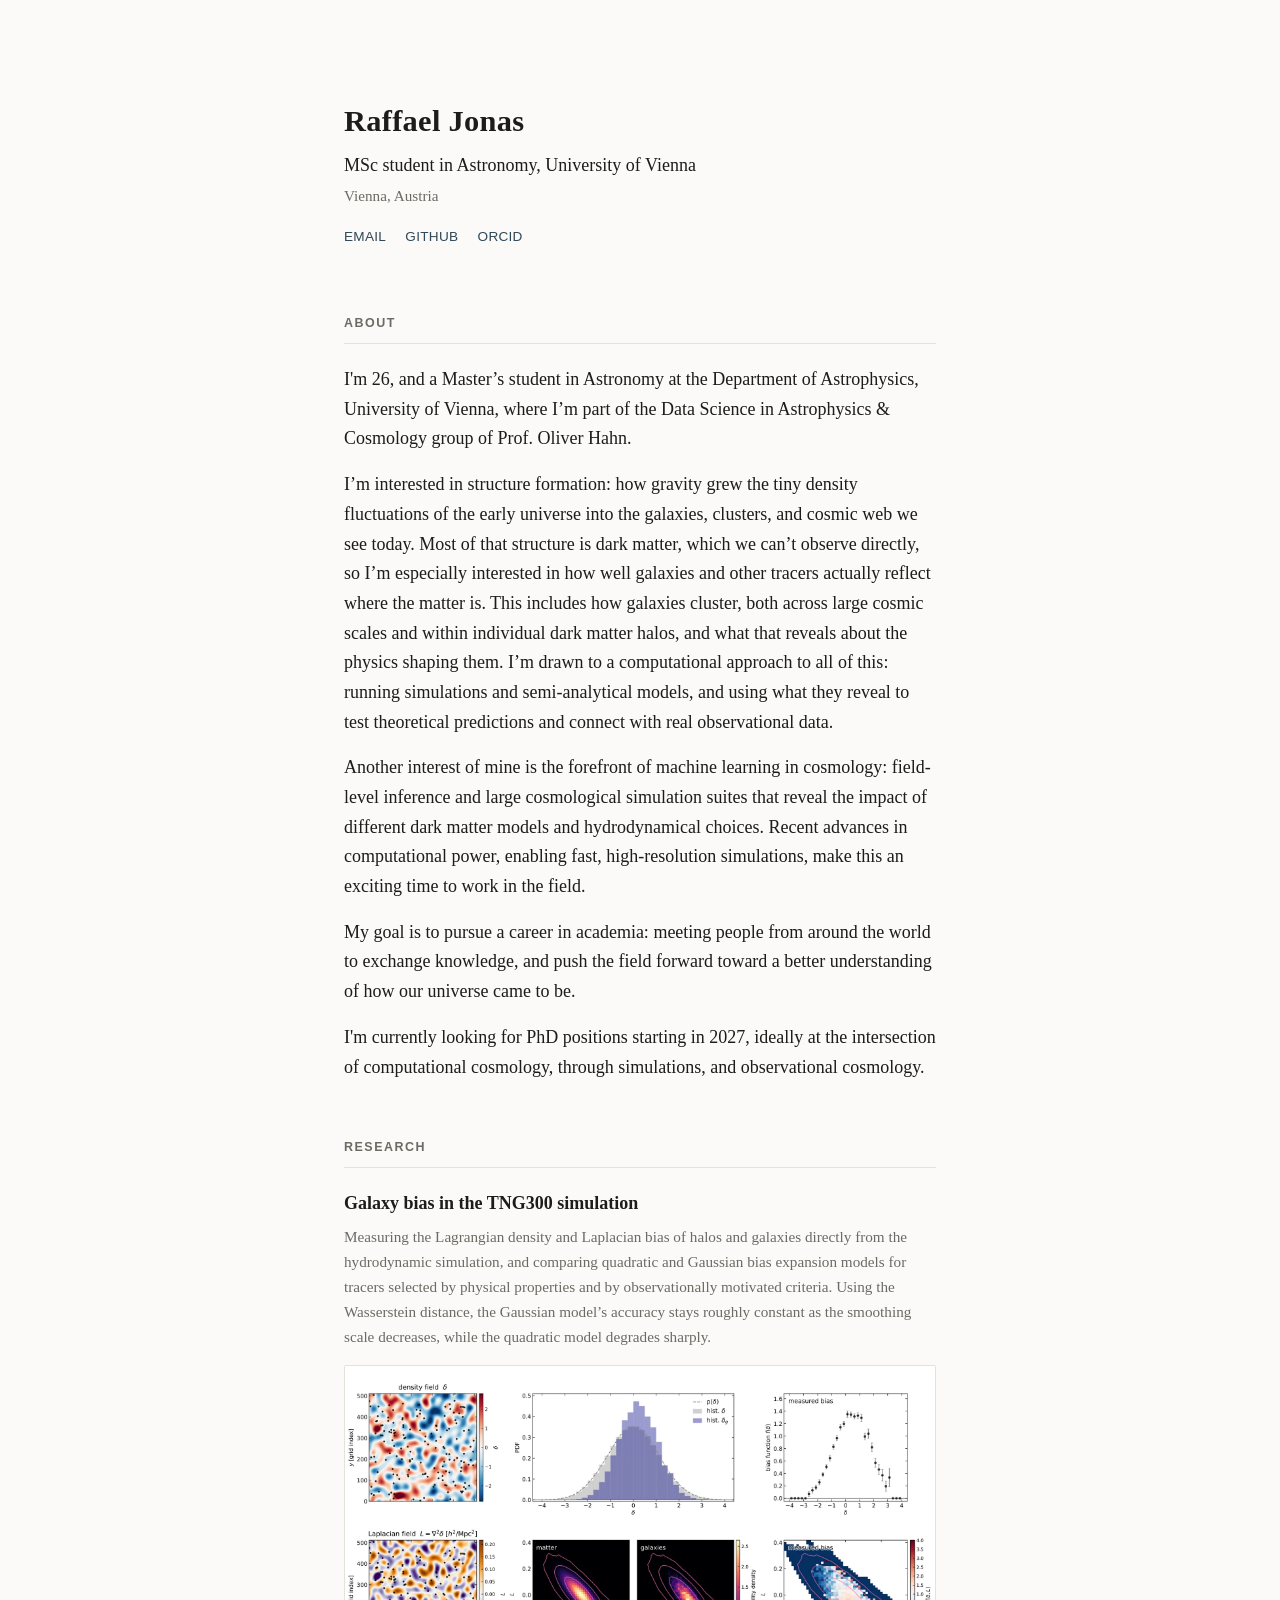
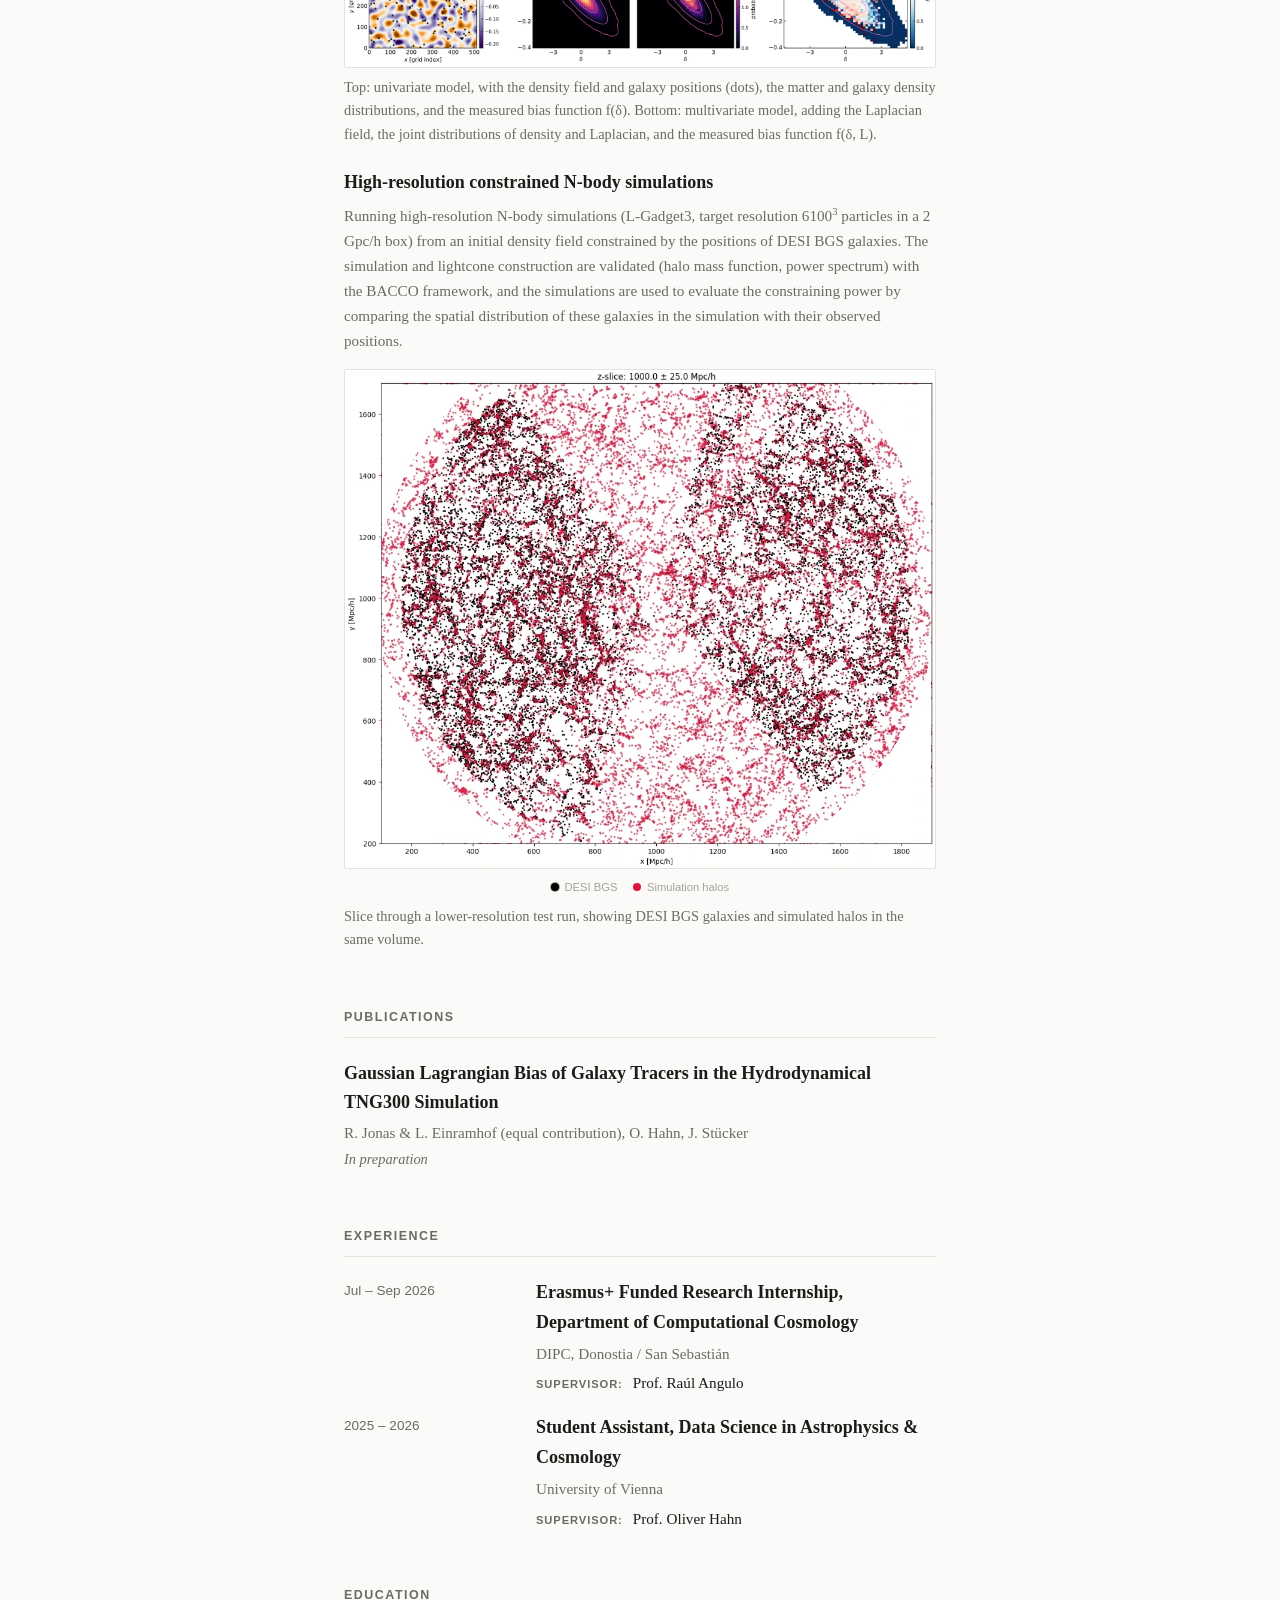
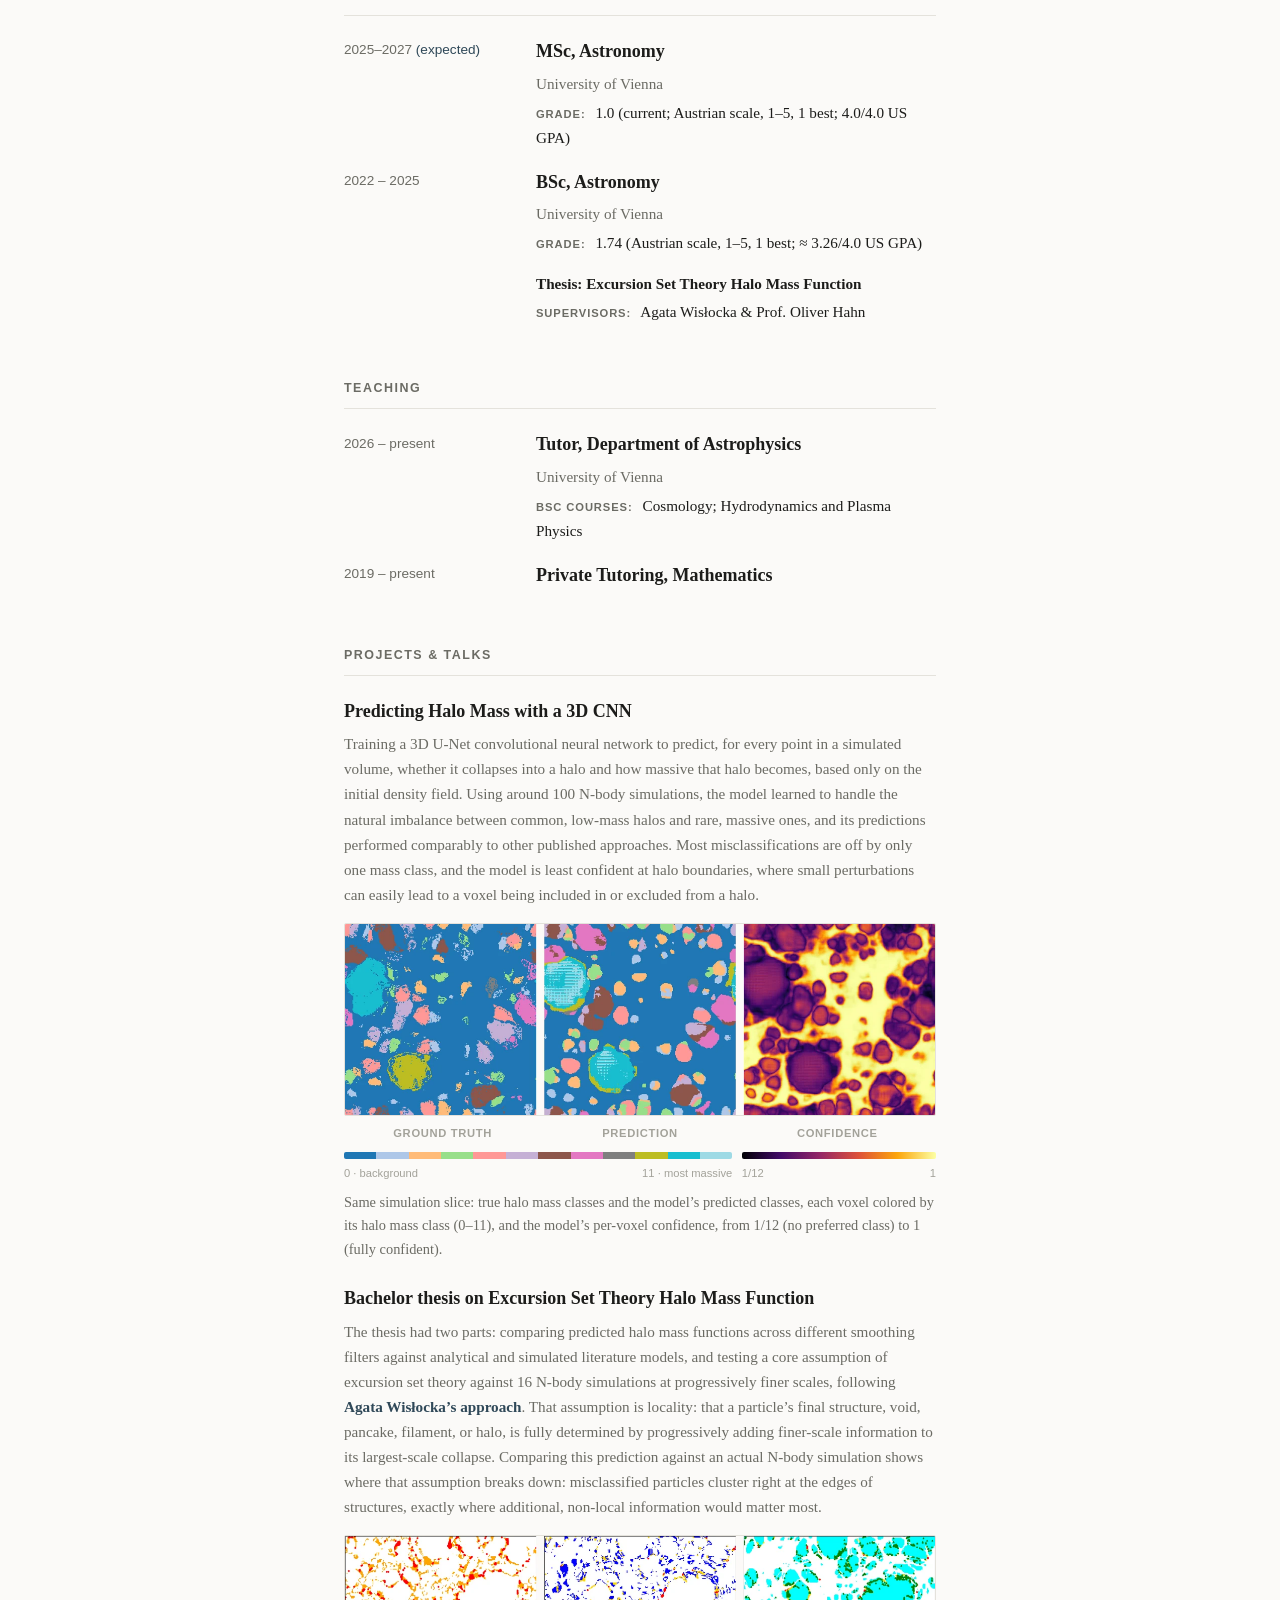
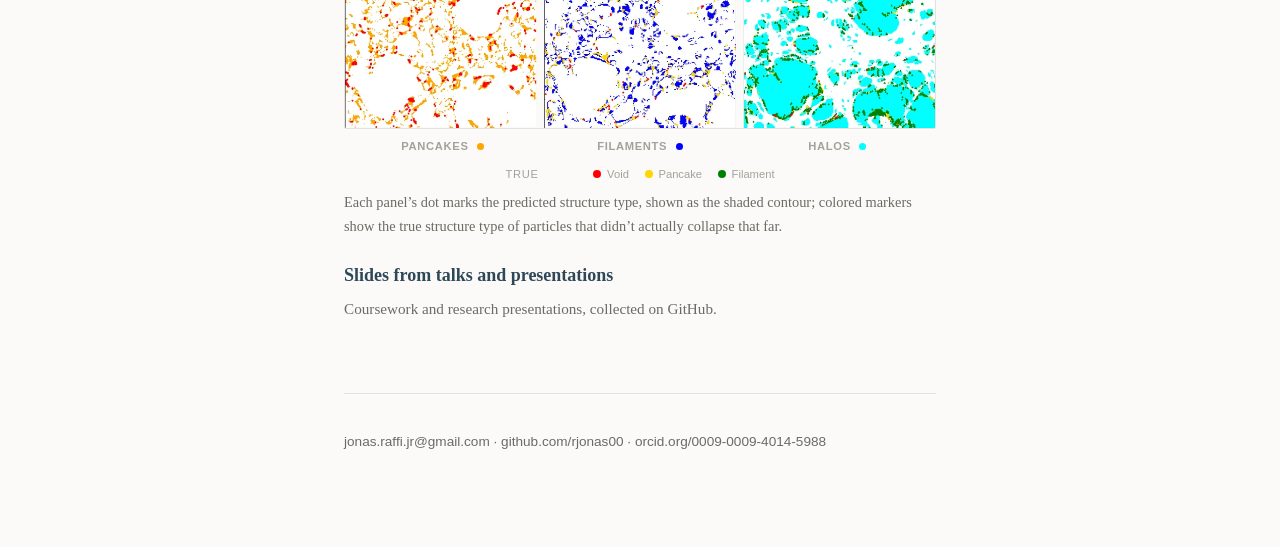
<file: index.html>
<!DOCTYPE html>
<html lang="en">
<head>
<meta charset="UTF-8">
<meta name="viewport" content="width=device-width, initial-scale=1.0">
<title>Raffael Jonas</title>
<meta name="description" content="Raffael Jonas, MSc student in Astronomy at the University of Vienna. Cosmological simulations, galaxy–halo connection, assembly bias.">
<link rel="stylesheet" href="style.css?v=22">
</head>
<body>

<main>

  <header class="intro">
    <h1>Raffael Jonas</h1>
    <p class="tagline">MSc student in Astronomy, University of Vienna</p>
    <p class="location">Vienna, Austria</p>
    <nav class="links" aria-label="Contact links">
      <a href="mailto:jonas.raffi.jr@gmail.com">Email</a>
      <a href="https://github.com/rjonas00">GitHub</a>
      <a href="https://orcid.org/0009-0009-4014-5988">ORCID</a>
    </nav>
  </header>

  <section>
    <h2>About</h2>
    <p>
      I'm 26, and a Master&rsquo;s student in Astronomy at the Department of Astrophysics,
      University of Vienna, where I&rsquo;m part of the Data Science in Astrophysics &amp;
      Cosmology group of Prof. Oliver Hahn.
    </p>
    <p>
      I&rsquo;m interested in structure formation: how gravity grew the tiny density
      fluctuations of the early universe into the galaxies, clusters, and cosmic web we see
      today. Most of that structure is dark matter, which we can&rsquo;t observe directly, so
      I&rsquo;m especially interested in how well galaxies and other tracers actually reflect
      where the matter is. This includes how galaxies cluster, both across large cosmic scales
      and within individual dark matter halos, and what that reveals about the physics shaping
      them. I&rsquo;m drawn to a computational approach to all of this: running simulations and
      semi-analytical models, and using what they reveal to test theoretical predictions and
      connect with real observational data.
    </p>
    <p>
      Another interest of mine is the forefront of machine learning in cosmology: field-level
      inference and large cosmological simulation suites that reveal the impact of different
      dark matter models and hydrodynamical choices. Recent advances in computational power,
      enabling fast, high-resolution simulations, make this an exciting time to work in the
      field.
    </p>
    <p>
      My goal is to pursue a career in academia: meeting people from around the world to
      exchange knowledge, and push the field forward toward a better understanding of how our
      universe came to be.
    </p>
    <p>
      I'm currently looking for PhD positions starting in 2027, ideally at the intersection of
      computational cosmology, through simulations, and observational cosmology.
    </p>
  </section>

  <section>
    <h2>Research</h2>
    <ul class="current-projects">
      <li>
        <div class="row">
          <span class="what">Galaxy bias in the TNG300 simulation</span>
        </div>
        <p>
          Measuring the Lagrangian density and Laplacian bias of halos and galaxies directly
          from the hydrodynamic simulation, and comparing quadratic and Gaussian bias expansion
          models for tracers selected by physical properties and by observationally motivated
          criteria. Using the Wasserstein distance, the Gaussian model&rsquo;s accuracy stays
          roughly constant as the smoothing scale decreases, while the quadratic model degrades
          sharply.
        </p>
        <figure class="figure">
          <img src="images/lagrangian-bias-overview.webp" alt="Top row: the smoothed density field with galaxy positions, the matter and galaxy density distributions, and the measured bias function of the density. Bottom row: the Laplacian field, the joint distributions of density and Laplacian for matter and galaxies, and the measured two-dimensional bias function.">
          <figcaption>
            Top: univariate model, with the density field and galaxy positions (dots), the matter
            and galaxy density distributions, and the measured bias function f(&delta;). Bottom:
            multivariate model, adding the Laplacian field, the joint distributions of density
            and Laplacian, and the measured bias function f(&delta;, L).
          </figcaption>
        </figure>
      </li>
      <li>
        <div class="row">
          <span class="what">High-resolution constrained N-body simulations</span>
        </div>
        <p>
          Running high-resolution N-body simulations (L-Gadget3, target resolution
          6100<sup>3</sup> particles in a 2 Gpc/h box) from an initial density field constrained
          by the positions of DESI BGS galaxies. The simulation and lightcone construction are
          validated (halo mass function, power spectrum) with the BACCO framework, and the
          simulations are used to evaluate the constraining power by comparing the spatial
          distribution of these galaxies in the simulation with their observed positions.
        </p>
        <figure class="figure">
          <img src="images/constrained-sim-slice.webp" alt="A slice through a lower-resolution test run of the constrained simulation, showing DESI BGS galaxies in black inside the two survey footprints and simulated halos in red filling the whole box.">
          <div class="dot-legend">
            <div class="dot-row">
              <span><i style="background:#000;box-shadow:0 0 0 1px var(--faint)"></i>DESI BGS</span>
              <span><i style="background:#dc143c"></i>Simulation halos</span>
            </div>
          </div>
          <figcaption>
            Slice through a lower-resolution test run, showing DESI BGS galaxies and simulated
            halos in the same volume.
          </figcaption>
        </figure>
      </li>
    </ul>
  </section>

  <section>
    <h2>Publications</h2>
    <ul class="publications">
      <li>
        <span class="pub-title">Gaussian Lagrangian Bias of Galaxy Tracers in the Hydrodynamical TNG300 Simulation</span>
        <span class="pub-authors">R. Jonas &amp; L. Einramhof (equal contribution), O. Hahn, J. St&uuml;cker</span>
        <span class="pub-status">In preparation</span>
      </li>
    </ul>
  </section>

  <section>
    <h2>Experience</h2>
    <ul class="timeline">
      <li>
        <span class="when">Jul &ndash; Sep 2026</span>
        <div class="detail">
          <span class="what">Erasmus+ Funded Research Internship, Department of Computational Cosmology</span>
          <span class="where">DIPC, Donostia&nbsp;/&nbsp;San Sebasti&aacute;n</span>
          <span class="who"><span class="who-label">Supervisor:</span> Prof. Ra&uacute;l Angulo</span>
        </div>
      </li>
      <li>
        <span class="when">2025 &ndash; 2026</span>
        <div class="detail">
          <span class="what">Student Assistant, Data Science in Astrophysics &amp; Cosmology</span>
          <span class="where">University of Vienna</span>
          <span class="who"><span class="who-label">Supervisor:</span> Prof. Oliver Hahn</span>
        </div>
      </li>
    </ul>
  </section>

  <section>
    <h2>Education</h2>
    <ul class="timeline">
      <li>
        <span class="when">2025&ndash;2027 <span class="expected">(expected)</span></span>
        <div class="detail">
          <span class="what">MSc, Astronomy</span>
          <span class="where">University of Vienna</span>
          <span class="who"><span class="who-label">Grade:</span> 1.0 (current; Austrian scale, 1&ndash;5, 1 best; 4.0/4.0 US GPA)</span>
        </div>
      </li>
      <li>
        <span class="when">2022 &ndash; 2025</span>
        <div class="detail">
          <span class="what">BSc, Astronomy</span>
          <span class="where">University of Vienna</span>
          <span class="who"><span class="who-label">Grade:</span> 1.74 (Austrian scale, 1&ndash;5, 1 best; &asymp;&nbsp;3.26/4.0 US GPA)</span>
          <div class="thesis">
            <p class="thesis-title">Thesis: Excursion Set Theory Halo Mass Function</p>
            <span class="who"><span class="who-label">Supervisors:</span> Agata Wis&#322;ocka &amp; Prof. Oliver Hahn</span>
          </div>
        </div>
      </li>
    </ul>
  </section>

  <section>
    <h2>Teaching</h2>
    <ul class="timeline">
      <li>
        <span class="when">2026 &ndash; present</span>
        <div class="detail">
          <span class="what">Tutor, Department of Astrophysics</span>
          <span class="where">University of Vienna</span>
          <span class="who"><span class="who-label">BSc courses:</span> Cosmology; Hydrodynamics and Plasma Physics</span>
        </div>
      </li>
      <li>
        <span class="when">2019 &ndash; present</span>
        <div class="detail">
          <span class="what">Private Tutoring, Mathematics</span>
        </div>
      </li>
    </ul>
  </section>

  <section>
    <h2>Projects &amp; Talks</h2>
    <ul class="projects">
      <li>
        <span class="project-title">Predicting Halo Mass with a 3D CNN</span>
        <p>
          Training a 3D U-Net convolutional neural network to predict, for every point in a
          simulated volume, whether it collapses into a halo and how massive that halo becomes,
          based only on the initial density field. Using around 100 N-body simulations, the
          model learned to handle the natural imbalance between common, low-mass halos and rare,
          massive ones, and its predictions performed comparably to other published approaches.
          Most misclassifications are off by only one mass class, and the model is least
          confident at halo boundaries, where small perturbations can easily lead to a voxel
          being included in or excluded from a halo.
        </p>
        <figure class="figure">
          <img src="images/cnn-structure-formation.webp" alt="Three panels for the same simulation slice: the true halo mass classes, the CNN's predicted halo mass classes, and a confidence map, each voxel colored by its assigned mass class or prediction confidence.">
          <div class="figure-labels">
            <span>Ground truth</span>
            <span>Prediction</span>
            <span>Confidence</span>
          </div>
          <div class="figure-scales">
            <div class="class-legend">
              <span style="background:#1f77b4"></span>
              <span style="background:#aec7e8"></span>
              <span style="background:#ffbb78"></span>
              <span style="background:#98df8a"></span>
              <span style="background:#ff9896"></span>
              <span style="background:#c5b0d5"></span>
              <span style="background:#8c564b"></span>
              <span style="background:#e377c2"></span>
              <span style="background:#7f7f7f"></span>
              <span style="background:#bcbd22"></span>
              <span style="background:#17becf"></span>
              <span style="background:#9edae5"></span>
            </div>
            <div class="confidence-bar"></div>
          </div>
          <div class="figure-scale-ticks">
            <div class="class-ticks"><span>0 &middot; background</span><span>11 &middot; most massive</span></div>
            <div class="confidence-ticks"><span>1/12</span><span>1</span></div>
          </div>
          <figcaption>
            Same simulation slice: true halo mass classes and the model&rsquo;s predicted
            classes, each voxel colored by its halo mass class (0&ndash;11), and the
            model&rsquo;s per-voxel confidence, from 1/12 (no preferred class) to 1 (fully
            confident).
          </figcaption>
        </figure>
      </li>
      <li>
        <span class="project-title">Bachelor thesis on Excursion Set Theory Halo Mass Function</span>
        <p>
          The thesis had two parts: comparing predicted halo mass functions
          across different smoothing filters against analytical and simulated literature models,
          and testing a core assumption of excursion set theory against 16 N-body simulations at
          progressively finer scales, following
          <a href="https://arxiv.org/abs/2503.07735">Agata Wis&#322;ocka&rsquo;s approach</a>. That
          assumption is locality: that a particle&rsquo;s final structure, void, pancake,
          filament, or halo, is fully determined by progressively adding finer-scale information
          to its largest-scale collapse. Comparing this prediction against an actual N-body
          simulation shows where that assumption breaks down: misclassified particles cluster
          right at the edges of structures, exactly where additional, non-local information
          would matter most.
        </p>
        <figure class="figure">
          <img src="images/excursion-set-structure.webp" alt="Three Lagrangian slices of the same simulation showing the excursion-set-predicted pancake, filament, and halo regions, with colored markers indicating the true structure type of particles that did not actually collapse that far.">
          <div class="figure-labels">
            <span>Pancakes <i style="background:#ffa500"></i></span>
            <span>Filaments <i style="background:#0000ff"></i></span>
            <span>Halos <i style="background:#00ffff"></i></span>
          </div>
          <div class="dot-legend">
            <div class="dot-row">
              <span class="dot-row-label">True</span>
              <span><i style="background:#ff0000"></i>Void</span>
              <span><i style="background:#ffd700"></i>Pancake</span>
              <span><i style="background:#008000"></i>Filament</span>
            </div>
          </div>
          <figcaption>
            Each panel&rsquo;s dot marks the predicted structure type, shown as the shaded
            contour; colored markers show the true structure type of particles that
            didn&rsquo;t actually collapse that far.
          </figcaption>
        </figure>
      </li>
      <li>
        <a href="https://github.com/rjonas00/Presentations">Slides from talks and presentations</a>
        <p>Coursework and research presentations, collected on GitHub.</p>
      </li>
    </ul>
  </section>

  <footer>
    <p>
      <a href="mailto:jonas.raffi.jr@gmail.com">jonas.raffi.jr@gmail.com</a> &middot;
      <a href="https://github.com/rjonas00">github.com/rjonas00</a> &middot;
      <a href="https://orcid.org/0009-0009-4014-5988">orcid.org/0009-0009-4014-5988</a>
    </p>
  </footer>

</main>

</body>
</html>
</file>
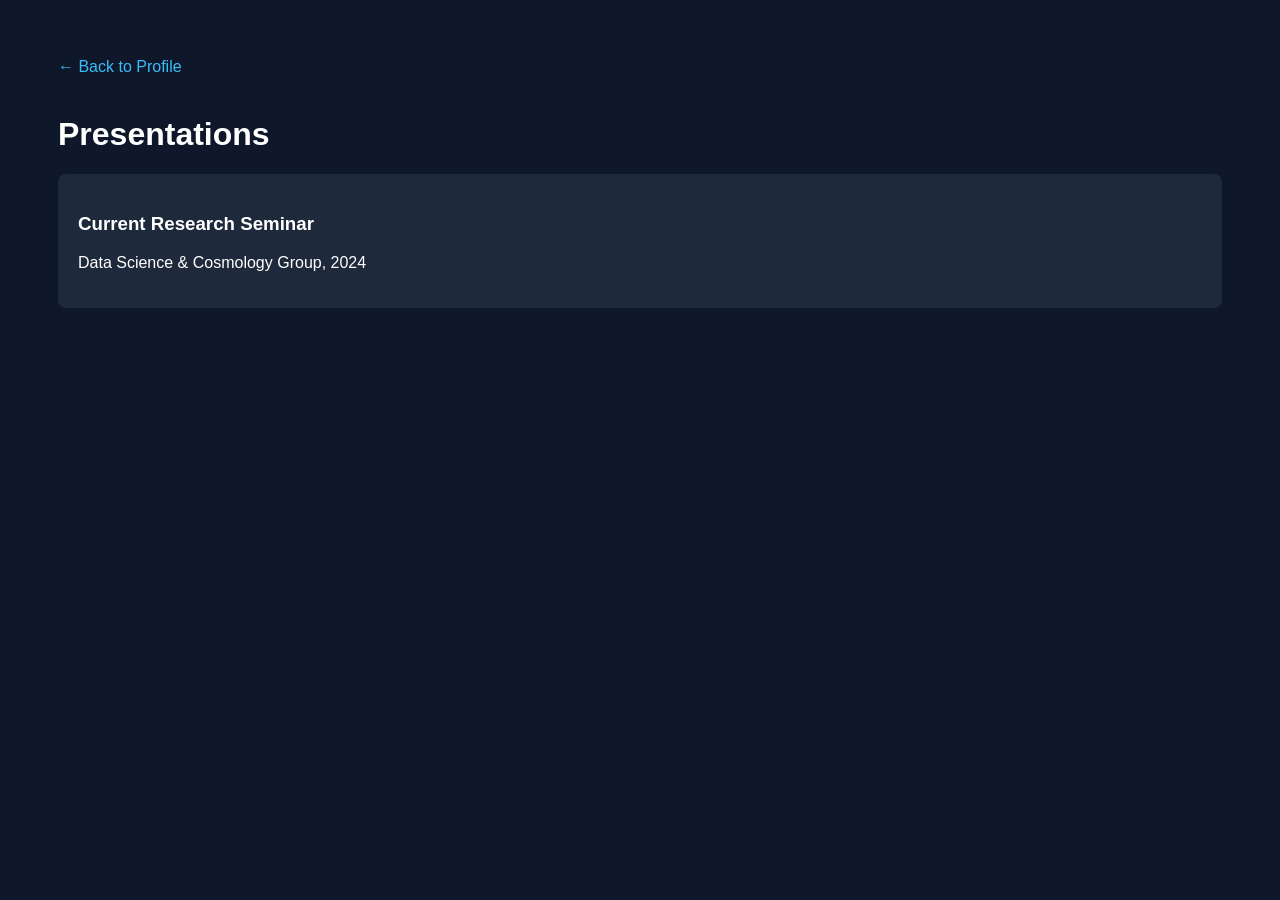
<file: presentations.html>
<!DOCTYPE html>
<html lang="en">
<head>
    <title>Presentations | Raffael Jonas</title>
    <style>
        body { font-family: sans-serif; background: #0f172a; color: white; padding: 50px; }
        a { color: #38bdf8; text-decoration: none; }
        .back { margin-bottom: 40px; display: block; }
        .talk { background: #1e293b; padding: 20px; border-radius: 8px; margin-bottom: 20px; }
    </style>
</head>
<body>
    <a href="index.html" class="back">← Back to Profile</a>
    <h1>Presentations</h1>
    <div class="talk">
        <h3>Current Research Seminar</h3>
        <p>Data Science & Cosmology Group, 2024</p>
    </div>
</body>
</html>
</file>
<file: style.css>
:root {
  --bg: #fbfaf8;
  --text: #1c1c1a;
  --muted: #6b6b64;
  --faint: #a3a29a;
  --accent: #2f4858;
  --rule: #e4e2dc;
}

@media (prefers-color-scheme: dark) {
  :root {
    --bg: #161614;
    --text: #eae8e3;
    --muted: #9a988f;
    --faint: #6a685f;
    --accent: #9fc1d1;
    --rule: #2c2c28;
  }
}

* {
  box-sizing: border-box;
}

html {
  -webkit-text-size-adjust: 100%;
}

body {
  margin: 0;
  background: var(--bg);
  color: var(--text);
  font-family: "Iowan Old Style", "Palatino Linotype", Palatino, Georgia, "Times New Roman", serif;
  font-size: 18px;
  line-height: 1.65;
  -webkit-font-smoothing: antialiased;
}

main {
  max-width: 640px;
  margin: 0 auto;
  padding: 6rem 1.5rem 5rem;
}

.intro {
  margin-bottom: 4rem;
}

.intro h1 {
  font-size: 1.9rem;
  font-weight: 600;
  margin: 0 0 0.3rem;
  letter-spacing: 0.01em;
}

.tagline {
  margin: 0;
  color: var(--text);
}

.location {
  margin: 0.15rem 0 0;
  color: var(--muted);
  font-size: 0.95rem;
}

.links {
  margin-top: 1.1rem;
  display: flex;
  gap: 1.2rem;
  font-family: -apple-system, BlinkMacSystemFont, "Segoe UI", Helvetica, Arial, sans-serif;
  font-size: 0.85rem;
  letter-spacing: 0.02em;
  text-transform: uppercase;
}

a {
  color: var(--accent);
  text-decoration: none;
  border-bottom: 1px solid transparent;
}

a:hover {
  border-bottom-color: currentColor;
}

section {
  margin-bottom: 3.4rem;
}

section h2 {
  font-family: -apple-system, BlinkMacSystemFont, "Segoe UI", Helvetica, Arial, sans-serif;
  font-size: 0.78rem;
  font-weight: 600;
  letter-spacing: 0.12em;
  text-transform: uppercase;
  color: var(--muted);
  margin: 0 0 1.3rem;
  border-bottom: 1px solid var(--rule);
  padding-bottom: 0.6rem;
}

section p {
  margin: 0 0 1rem;
}

section p:last-child {
  margin-bottom: 0;
}

.timeline, .projects {
  list-style: none;
  margin: 0;
  padding: 0;
}

.timeline li {
  display: grid;
  grid-template-columns: 11rem 1fr;
  gap: 0.2rem 1rem;
  margin-bottom: 1.1rem;
}

.timeline li:last-child {
  margin-bottom: 0;
}

.timeline .when {
  color: var(--muted);
  font-size: 0.85rem;
  font-family: -apple-system, BlinkMacSystemFont, "Segoe UI", Helvetica, Arial, sans-serif;
  padding-top: 0.15rem;
  white-space: nowrap;
}

.timeline .when .expected {
  color: var(--accent);
}

.timeline .detail {
  display: flex;
  flex-direction: column;
  gap: 0.25rem;
}

.timeline .what {
  font-weight: 600;
}

.timeline .where {
  color: var(--muted);
  font-size: 0.95rem;
}

.timeline .who {
  color: var(--text);
  font-size: 0.95rem;
}

.timeline .who-label {
  display: inline;
  color: var(--muted);
  font-family: -apple-system, BlinkMacSystemFont, "Segoe UI", Helvetica, Arial, sans-serif;
  font-size: 0.7rem;
  font-weight: 600;
  letter-spacing: 0.08em;
  text-transform: uppercase;
  margin-right: 0.55em;
}

.timeline .thesis {
  display: flex;
  flex-direction: column;
  gap: 0.2rem;
  margin-top: 0.7rem;
}

.timeline .thesis-title {
  margin: 0;
  font-weight: 600;
  font-size: 0.95rem;
  color: var(--text);
}

.current-projects {
  list-style: none;
  margin: 0 0 1.6rem;
  padding: 0;
}

.current-projects li {
  margin-bottom: 1.3rem;
}

.current-projects li:last-child {
  margin-bottom: 0;
}

.current-projects .row {
  display: flex;
  align-items: baseline;
  justify-content: space-between;
  gap: 1rem;
  flex-wrap: wrap;
}

.current-projects .what {
  font-weight: 600;
}

.current-projects p {
  margin: 0.35rem 0 0;
  color: var(--muted);
  font-size: 0.95rem;
}

.publications {
  list-style: none;
  margin: 0;
  padding: 0;
}

.publications li {
  display: flex;
  flex-direction: column;
  gap: 0.15rem;
  margin-bottom: 1.1rem;
}

.publications li:last-child {
  margin-bottom: 0;
}

.pub-title {
  font-weight: 600;
}

.pub-authors {
  color: var(--muted);
  font-size: 0.95rem;
}

.pub-status {
  color: var(--muted);
  font-size: 0.9rem;
  font-style: italic;
}

.projects li {
  margin-bottom: 1.4rem;
}

.projects li:last-child {
  margin-bottom: 0;
}

.projects a {
  font-weight: 600;
}

.project-title {
  display: block;
  font-weight: 600;
}

.projects p {
  margin: 0.3rem 0 0;
  color: var(--muted);
  font-size: 0.95rem;
}

.figure {
  margin: 1rem 0 0;
}

.figure img {
  display: block;
  width: 100%;
  height: auto;
  border: 1px solid var(--rule);
  border-radius: 2px;
}

.figure-labels {
  display: flex;
  justify-content: space-between;
  margin-top: 0.5rem;
  font-family: -apple-system, BlinkMacSystemFont, "Segoe UI", Helvetica, Arial, sans-serif;
  font-size: 0.7rem;
  font-weight: 600;
  letter-spacing: 0.06em;
  text-transform: uppercase;
  color: var(--faint);
}

.figure-labels > span {
  flex: 1;
  text-align: center;
}

.figure-labels > span > i {
  display: inline-block;
  width: 7px;
  height: 7px;
  border-radius: 50%;
  margin-left: 0.3rem;
}

.figure-scales {
  display: flex;
  gap: 0.6rem;
  margin-top: 0.6rem;
}

.class-legend {
  flex: 2;
  display: flex;
  height: 7px;
  border-radius: 2px;
  overflow: hidden;
}

.class-legend span {
  flex: 1;
}

.confidence-bar {
  flex: 1;
  height: 7px;
  border-radius: 2px;
  background: linear-gradient(to right, #000004, #420a68, #932667, #dd513a, #fca50a, #fcffa4);
}

.figure-scale-ticks {
  display: flex;
  gap: 0.6rem;
  margin-top: 0.3rem;
  font-family: -apple-system, BlinkMacSystemFont, "Segoe UI", Helvetica, Arial, sans-serif;
  font-size: 0.7rem;
  color: var(--faint);
}

.class-ticks {
  flex: 2;
  display: flex;
  justify-content: space-between;
}

.confidence-ticks {
  flex: 1;
  display: flex;
  justify-content: space-between;
}

.confidence-ticks {
  display: flex;
  justify-content: space-between;
  width: 100%;
  font-weight: 400;
  letter-spacing: normal;
  text-transform: none;
}

.figure figcaption {
  margin-top: 0.5rem;
  color: var(--muted);
  font-size: 0.9rem;
}

.dot-legend {
  display: flex;
  flex-direction: column;
  gap: 0.4rem;
  margin-top: 0.6rem;
  font-family: -apple-system, BlinkMacSystemFont, "Segoe UI", Helvetica, Arial, sans-serif;
  font-size: 0.7rem;
  color: var(--faint);
}

.dot-row {
  display: flex;
  justify-content: center;
  align-items: center;
  gap: 1rem;
}

.dot-row-label {
  min-width: 4.5rem;
  text-align: right;
  text-transform: uppercase;
  letter-spacing: 0.06em;
  font-size: 0.7rem;
}

.dot-row span {
  display: flex;
  align-items: center;
  gap: 0.35rem;
}

.dot-row i {
  display: inline-block;
  width: 8px;
  height: 8px;
  border-radius: 50%;
}

footer {
  margin-top: 4.5rem;
  padding-top: 1.5rem;
  border-top: 1px solid var(--rule);
  font-family: -apple-system, BlinkMacSystemFont, "Segoe UI", Helvetica, Arial, sans-serif;
  font-size: 0.85rem;
  color: var(--muted);
}

footer a {
  color: var(--muted);
}

@media (max-width: 480px) {
  main {
    padding: 3.5rem 1.25rem 3.5rem;
  }
  .timeline li {
    grid-template-columns: 1fr;
  }
}

sup {
  line-height: 0;
  font-size: 0.7em;
}
</file>
